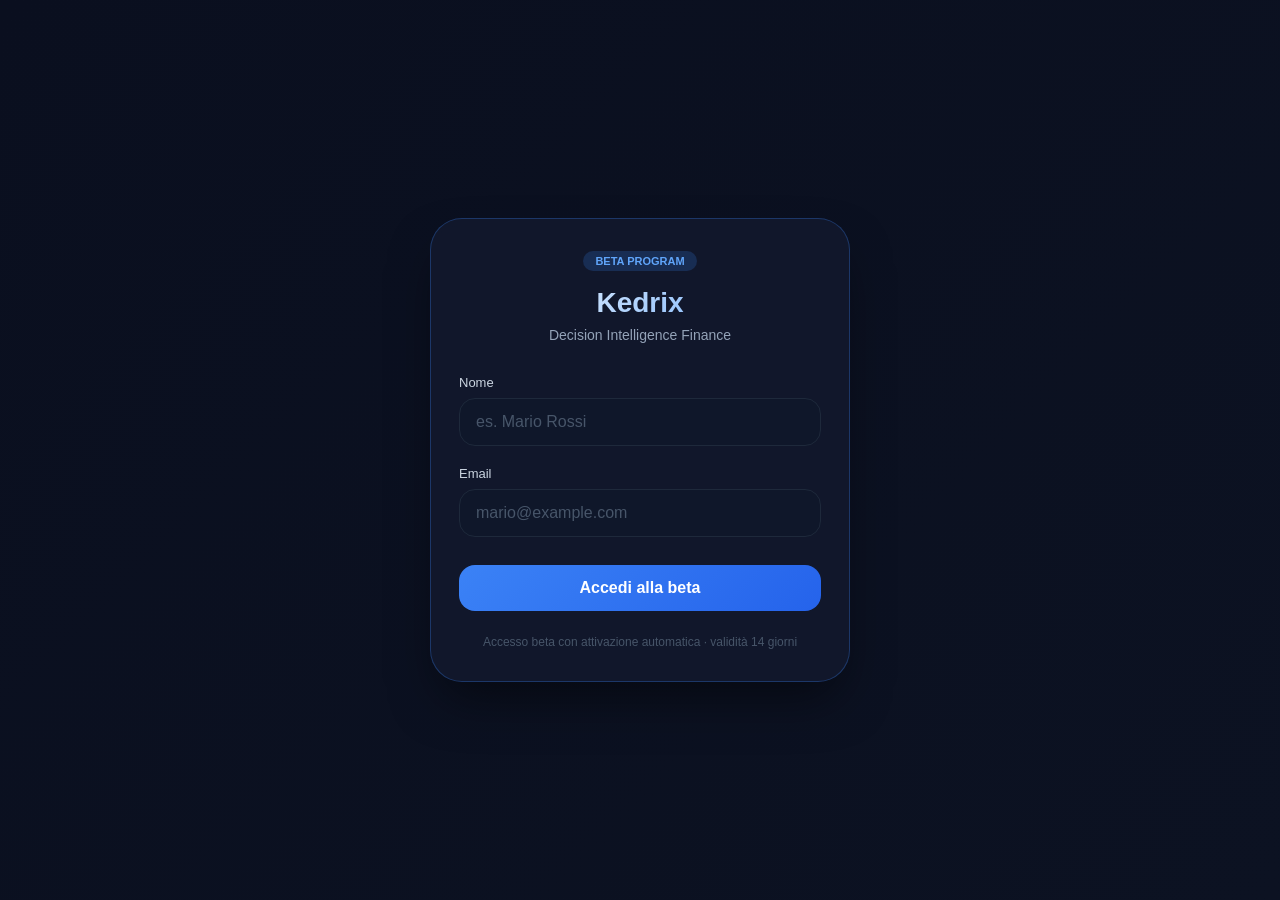
<file: start.html>
<!DOCTYPE html>
<html lang="it">
<head>
  <meta charset="UTF-8">
  <meta name="viewport" content="width=device-width, initial-scale=1.0">
  <title>Kedrix — Accesso Beta</title>
  <style>
    * { box-sizing: border-box; }
    body {
      margin: 0;
      font-family: -apple-system, BlinkMacSystemFont, 'Segoe UI', Roboto, sans-serif;
      background: linear-gradient(135deg, #0a0f1f 0%, #0c1222 100%);
      min-height: 100vh;
      display: flex;
      align-items: center;
      justify-content: center;
      padding: 20px;
      color: #f8fafc;
    }
    .container {
      max-width: 420px;
      width: 100%;
      background: rgba(18, 25, 45, 0.9);
      backdrop-filter: blur(10px);
      border-radius: 32px;
      padding: 32px 28px;
      border: 1px solid rgba(59, 130, 246, 0.3);
      box-shadow: 0 25px 50px -12px rgba(0, 0, 0, 0.5);
    }
    .beta-badge {
      display: inline-block;
      background: rgba(59, 130, 246, 0.2);
      padding: 4px 12px;
      border-radius: 999px;
      font-size: 11px;
      font-weight: 600;
      color: #60a5fa;
      margin-bottom: 16px;
    }
    h1 {
      font-size: 28px;
      font-weight: 700;
      background: linear-gradient(135deg, #fff 0%, #60a5fa 100%);
      -webkit-background-clip: text;
      background-clip: text;
      color: transparent;
      margin: 0 0 8px;
      text-align: center;
    }
    .subtitle {
      color: #94a3b8;
      text-align: center;
      font-size: 14px;
      margin: 0 0 32px;
    }
    .input-group { margin-bottom: 20px; }
    label {
      display: block;
      color: #cbd5e1;
      font-size: 13px;
      font-weight: 500;
      margin-bottom: 8px;
    }
    input {
      width: 100%;
      padding: 14px 16px;
      background: #0f172a;
      border: 1px solid #1e293b;
      border-radius: 16px;
      color: #f1f5f9;
      font-size: 16px;
      transition: all 0.2s ease;
    }
    input:focus {
      outline: none;
      border-color: #3b82f6;
      box-shadow: 0 0 0 3px rgba(59, 130, 246, 0.2);
    }
    input::placeholder { color: #475569; }
    button {
      width: 100%;
      padding: 14px;
      background: linear-gradient(135deg, #3b82f6, #2563eb);
      border: none;
      border-radius: 16px;
      color: white;
      font-size: 16px;
      font-weight: 600;
      cursor: pointer;
      transition: all 0.2s ease;
      margin-top: 8px;
    }
    button:hover {
      transform: translateY(-1px);
      box-shadow: 0 10px 25px -5px rgba(59, 130, 246, 0.4);
    }
    button:active { transform: translateY(0); }
    button.loading {
      opacity: 0.7;
      cursor: not-allowed;
      transform: none;
      box-shadow: none;
    }
    .error-message {
      color: #f87171;
      font-size: 13px;
      margin-top: 12px;
      text-align: center;
      display: none;
    }
    .error-message.show { display: block; }
    .footer {
      margin-top: 24px;
      text-align: center;
      font-size: 12px;
      color: #475569;
    }
    .center { text-align: center; }
  </style>
</head>
<body>
  <div class="container">
    <div class="center"><div class="beta-badge">BETA PROGRAM</div></div>
    <h1>Kedrix</h1>
    <p class="subtitle">Decision Intelligence Finance</p>

    <div class="input-group">
      <label for="name">Nome</label>
      <input type="text" id="name" placeholder="es. Mario Rossi" autocomplete="name">
    </div>

    <div class="input-group">
      <label for="email">Email</label>
      <input type="email" id="email" placeholder="mario@example.com" autocomplete="email">
    </div>

    <button id="btn">Accedi alla beta</button>
    <div id="errorMessage" class="error-message"></div>
    <div class="footer">Accesso beta con attivazione automatica · validità 14 giorni</div>
  </div>

  <script>
    const APPS_SCRIPT_URL = 'https://script.google.com/macros/s/AKfycbx7ZT_5_tKxe6mA8B4kOJVbVbQcD89YsKoksICr7nrp3dQBfATT27WqU8FbFJJCX_Yb/exec';
    const APP_URL = 'https://kedrix-beta-test.pages.dev';

    const nameInput = document.getElementById('name');
    const emailInput = document.getElementById('email');
    const btn = document.getElementById('btn');
    const errorDiv = document.getElementById('errorMessage');

    function showError(message) {
      errorDiv.textContent = message;
      errorDiv.classList.add('show');
    }

    function hideError() {
      errorDiv.classList.remove('show');
      errorDiv.textContent = '';
    }

    function setLoading(isLoading, text) {
      btn.classList.toggle('loading', isLoading);
      btn.disabled = isLoading;
      btn.textContent = text;
    }

    async function requestBetaAccess() {
      const name = nameInput.value.trim();
      const email = emailInput.value.trim().toLowerCase();

      if (!name) {
        showError('Inserisci il tuo nome');
        nameInput.focus();
        return;
      }

      if (!email) {
        showError('Inserisci la tua email');
        emailInput.focus();
        return;
      }

      const emailRegex = /^[^\s@]+@[^\s@]+\.[^\s@]+$/;
      if (!emailRegex.test(email)) {
        showError('Inserisci un indirizzo email valido');
        emailInput.focus();
        return;
      }

      hideError();
      setLoading(true, 'Attivazione in corso...');

      try {
        const payload = {
          action: 'register_beta_request',
          name,
          email,
          source: 'start-page',
          reason: 'beta_access_request',
          commitment: 'tester',
          auto_approve: true,
          trial_days: 14
        };

        const response = await fetch(APPS_SCRIPT_URL, {
          method: 'POST',
          headers: {
            'Content-Type': 'text/plain;charset=utf-8'
          },
          body: JSON.stringify(payload),
          mode: 'cors',
          credentials: 'omit',
          cache: 'no-store'
        });

        const rawText = await response.text();
        console.log('START RAW RESPONSE:', rawText);

        let data = {};
        try {
          data = rawText ? JSON.parse(rawText) : {};
        } catch (_e) {
          throw new Error('Risposta dal server non valida');
        }

        if (!data.ok) {
          throw new Error(data.error || 'Registrazione non riuscita');
        }

        if (!data.tester_id || !data.email) {
          throw new Error('Tester ID o email non ricevuti');
        }

        const expiry = data.expires_at || '';

        localStorage.setItem('tester_id', data.tester_id);
        localStorage.setItem('kedrix_tester_id', data.tester_id);
        localStorage.setItem('license_email', data.email);
        localStorage.setItem('kedrix_email', data.email);
        localStorage.setItem('license_expires_at', expiry);
        localStorage.setItem('kedrix_license_expires_at', expiry);
        localStorage.setItem('kedrix_expiry', expiry);
        localStorage.setItem('kedrix_beta', 'active');
        localStorage.setItem('kedrix_start_seeded', 'true');
        localStorage.setItem('kedrix_license_status', (data.status || 'active').toLowerCase());
        localStorage.setItem('kedrix_license_type', 'beta');
        localStorage.setItem('kedrix_license_message', data.message || 'Accesso beta attivo.');
        localStorage.setItem('bw-license-valid', data.access_allowed === false ? 'invalid' : 'valid');
        localStorage.setItem('bw-license-expiry', expiry);

        setLoading(true, 'Accesso pronto...');

        const params = new URLSearchParams();
        params.set('tester_id', data.tester_id);
        params.set('email', data.email);
        if (expiry) params.set('expiry', expiry);
        params.set('status', (data.status || 'active').toLowerCase());

        window.location.href = `${APP_URL}/?${params.toString()}`;
      } catch (err) {
        console.error('START ERROR:', err);
        showError(err && err.message ? err.message : 'Errore di connessione. Riprova più tardi.');
        setLoading(false, 'Accedi alla beta');
      }
    }

    btn.addEventListener('click', requestBetaAccess);
    [nameInput, emailInput].forEach((input) => {
      input.addEventListener('keypress', (e) => {
        if (e.key === 'Enter') {
          e.preventDefault();
          requestBetaAccess();
        }
      });
    });
  </script>
</body>
</html>
</file>
